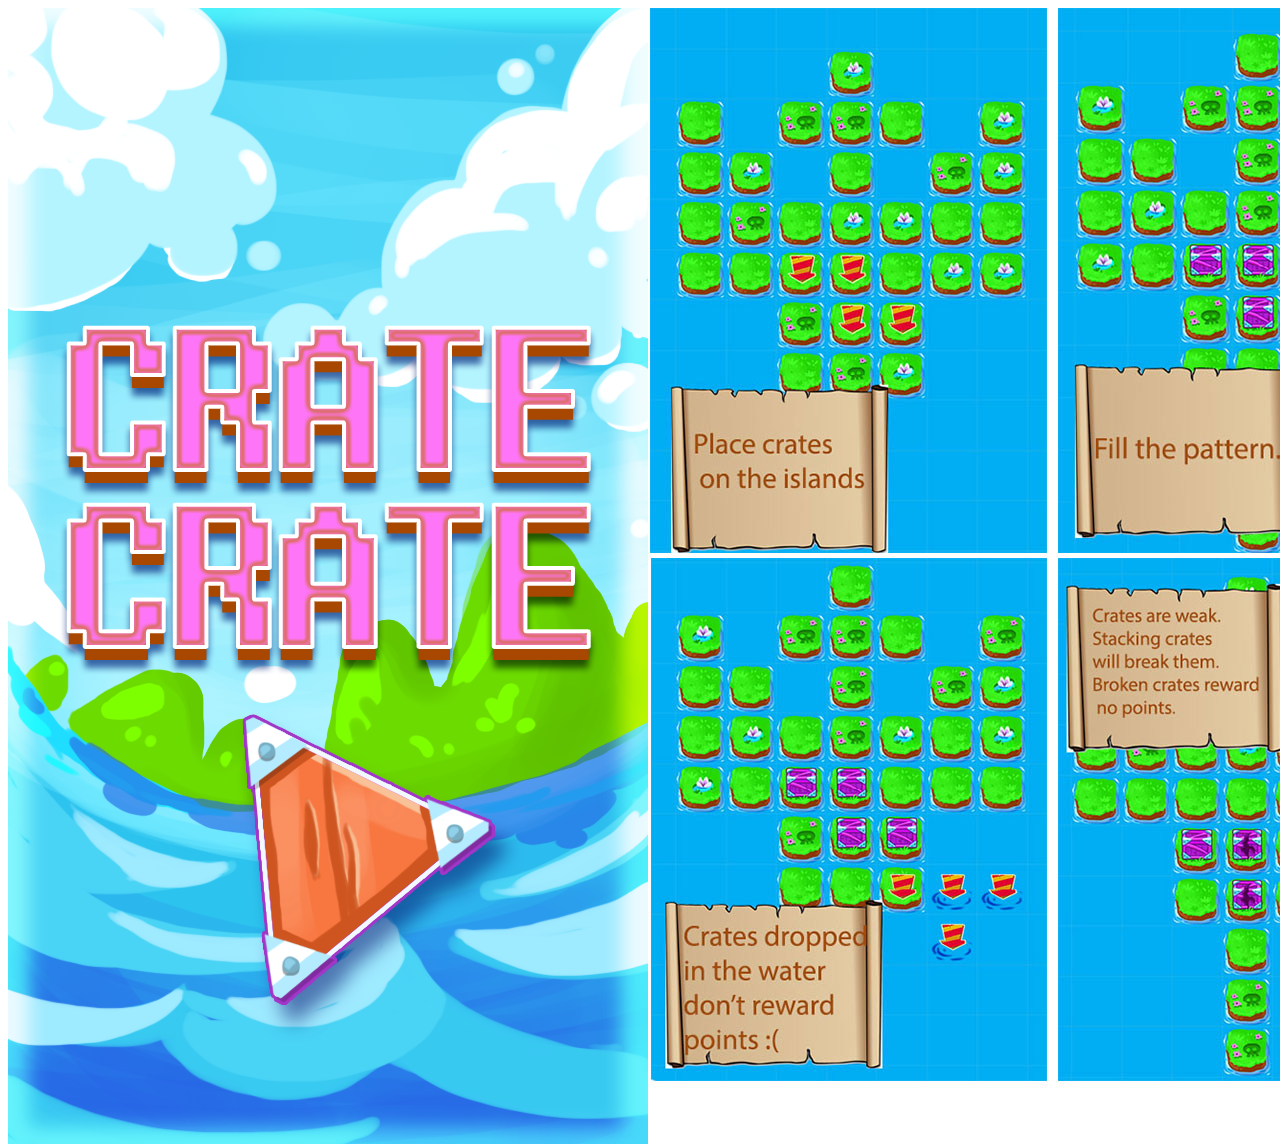
<file: romtoff/index.html>
<!DOCTYPE html>
<html>
  <head>
    <link href="css/style.css" rel="stylesheet" type="text/css">
  </head>
  <body>
    <div id="app">
      <h2>Figwheel template</h2>
      <p>Checkout your developer console.</p>
    </div>
    <div id="boo"></div>
    <div id="music"></div>
    <script src="js/compiled/romtoff.js" type="text/javascript"></script>
    <script src="js/swfobject/swfobject.js" type="text/javascript"></script>
    <script type="text/javascript">
      swfobject.embedSWF("swf/Sounds.swf", "music", "10", "10", "10.4");
    </script>
  </body>
</html>
</file>
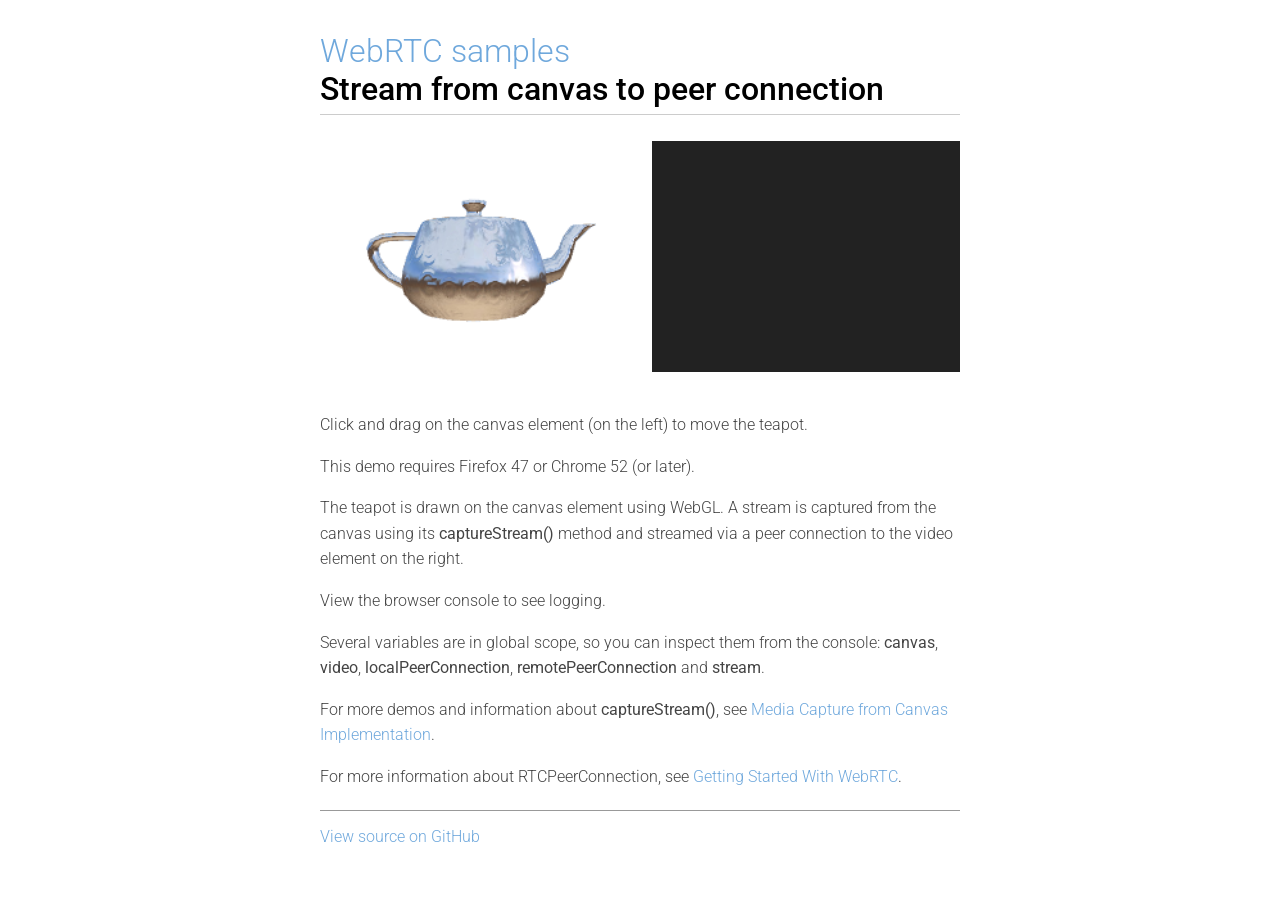
<file: spain_refugee/webrtc/src/content/capture/canvas-pc/index.html>
<!DOCTYPE html>
<!--
 *  Copyright (c) 2016 The WebRTC project authors. All Rights Reserved.
 *
 *  Use of this source code is governed by a BSD-style license
 *  that can be found in the LICENSE file in the root of the source
 *  tree.
-->
<html>
<head>

  <meta charset="utf-8">
  <meta name="description" content="WebRTC code samples">
  <meta name="viewport" content="width=device-width, user-scalable=yes, initial-scale=1, maximum-scale=1">
  <meta itemprop="description" content="Client-side WebRTC code samples">
  <meta itemprop="image" content="../../../images/webrtc-icon-192x192.png">
  <meta itemprop="name" content="WebRTC code samples">
  <meta name="mobile-web-app-capable" content="yes">
  <meta id="theme-color" name="theme-color" content="#ffffff">

  <base target="_blank">

  <title>Canvas to peer connection</title>

  <link rel="icon" sizes="192x192" href="../../../images/webrtc-icon-192x192.png">
  <link href="//fonts.googleapis.com/css?family=Roboto:300,400,500,700" rel="stylesheet" type="text/css">
  <link rel="stylesheet" href="../../../css/main.css" />
  <link rel="stylesheet" href="css/main.css" />

</head>

<body>

  <div id="container">

    <h1><a href="//webrtc.github.io/samples/" title="WebRTC samples homepage">WebRTC samples</a> <span>Stream from canvas to peer connection</span></h1>

    <canvas></canvas>
    <video autoplay></video>

    <p>Click and drag on the canvas element (on the left) to move the teapot.</p>

    <p>This demo requires Firefox 47 or Chrome 52 (or later).</p>

    <p>The teapot is drawn on the canvas element using WebGL. A stream is captured from the canvas using its <code>captureStream()</code> method and streamed via a peer connection to the video element on the right.</p>

    <p>View the browser console to see logging.</p>

    <p>Several variables are in global scope, so you can inspect them from the console: <code>canvas</code>, <code>video</code>, <code>localPeerConnection</code>, <code>remotePeerConnection</code> and <code>stream</code>.</p>

    <p>For more demos and information about <code>captureStream()</code>, see <a href="https://docs.google.com/document/d/1JmWfOtUP6ZqsYJ--U8y0OtHkBt-VyjX4N-JqIjb1t78" title="Implementation overview doc">Media Capture from Canvas Implementation</a>.</p>

    <p>For more information about RTCPeerConnection, see <a href="http://www.html5rocks.com/en/tutorials/webrtc/basics/" title="HTML5 Rocks article about WebRTC by Sam Dutton">Getting Started With WebRTC</a>.</p>

    <a href="https://github.com/webrtc/samples/tree/gh-pages/src/content/capture/canvas-pc" title="View source for this page on GitHub" id="viewSource">View source on GitHub</a>

  </div>

  <!-- Teapot code -->
  <script src="js/third_party/webgl-utils.js"></script>
  <script src="js/third_party/webgl-debug.js"></script>
  <script src="js/third_party/matrix4x4.js"></script>
  <script src="js/third_party/cameracontroller.js"></script>
  <script src="js/third_party/teapot-streams.js"></script>
  <script src="js/third_party/demo.js"></script>

  <script src="https://webrtc.github.io/adapter/adapter-latest.js"></script>
  <script src="../../../js/common.js"></script>
  <script src="js/main.js"></script>

  <script src="../../../js/lib/ga.js"></script>
</body>
</html>
</file>
<file: romtoff/css/style.css>
/* some style */
</file>
<file: spain_refugee/webrtc/src/css/main.css>
/*
 *  Copyright (c) 2015 The WebRTC project authors. All Rights Reserved.
 *
 *  Use of this source code is governed by a BSD-style license
 *  that can be found in the LICENSE file in the root of the source
 *  tree.
 */
.hidden {
  display: none;
}

.highlight {
  background-color: #eee;
  font-size: 1.2em;
  margin: 0 0 30px 0;
  padding: 0.2em 1.5em;
}
.warning {
  color: red;
  font-weight: 400;
}

div#errorMsg p {
  color: #F00;
}

body {
  font-family: 'Roboto', sans-serif;
  font-weight: 300;
}

a {
color: #6fa8dc;
font-weight: 300;
text-decoration: none;
}

a:hover {
color: #3d85c6;
text-decoration: underline;
}

a#viewSource {
display: block;
margin: 1.3em 0 0 0;
border-top: 1px solid #999;
padding: 1em 0 0 0;
}

div#links a {
display: block;
line-height: 1.3em;
margin: 0 0 1.5em 0;
}

div.outputSelector {
margin: -1.3em 0 2em 0;
}

@media screen and (min-width: 1000px) {
/* hack! to detect non-touch devices */
  div#links a {
		line-height: 0.8em;
  }
}

h1 a {
font-weight: 300;
margin: 0 10px 0 0;
white-space: nowrap;
}

audio {
max-width: 100%;
}

body {
font-family: 'Roboto', sans-serif;
margin: 0;
padding: 1em;
word-break: break-word;
}

button {
background-color: #d84a38;
border: none;
border-radius: 2px;
color: white;
font-family: 'Roboto', sans-serif;
font-size: 0.8em;
margin: 0 0 1em 0;
padding: 0.5em 0.7em 0.6em 0.7em;
}

button:active {
background-color: #cf402f;
}

button:hover {
background-color: #cf402f;
}

button[disabled] {
color: #ccc;
}

button[disabled]:hover {
background-color: #d84a38;
}

canvas {
  background-color: #ccc;
  max-width: 100%;
  width: 100%;
}

code {
font-family: 'Roboto', sans-serif;
font-weight: 400;
}

div#container {
margin: 0 auto 0 auto;
max-width: 40em;
padding: 1em 1.5em 1.3em 1.5em;
}

div#links {
	padding: 0.5em 0 0 0;
}

h1 {
border-bottom: 1px solid #ccc;
font-family: 'Roboto', sans-serif;
font-weight: 500;
margin: 0 0 0.8em 0;
padding: 0 0 0.2em 0;
}

h2 {
color: #444;
font-size: 1em;
font-weight: 500;
line-height: 1.2em;
margin: 0 0 0.8em 0;
}

h3 {
border-top: 1px solid #eee;
color: #666;
font-weight: 500;
margin: 20px 0 10px 0;
padding: 10px 0 0 0;
white-space: nowrap;
}

html {
/* avoid annoying page width change
when moving from the home page */
overflow-y: scroll;
}

img {
border: none;
max-width: 100%;
}

input[type=radio] {
position: relative;
top: -1px;
}

p {
color: #444;
font-weight: 300;
line-height: 1.6em;
}

p#data {
border-top: 1px dotted #666;
font-family: Courier New, monospace;
line-height: 1.3em;
max-height: 1000px;
overflow-y: auto;
padding: 1em 0 0 0;
}

p.borderBelow {
border-bottom: 1px solid #aaa;
padding: 0 0 20px 0;
}

section p:last-of-type {
margin: 0;
}

section {
  border-bottom: 1px solid #eee;
  margin: 0 0 30px 0;
  padding: 0 0 20px 0;
}

section:last-of-type {
  border-bottom: none;
  padding: 0 0 1em 0;
}

select {
  margin: 0 1em 1em 0;
  position: relative;
  top: -1px;
}

h1 span {
  white-space: nowrap;
}

strong {
  font-weight: 500;
}

textarea {
  font-family: 'Roboto', sans-serif;
}

video {
  background: #222;
  margin: 0 0 20px 0;
  width: 100%;
}

@media screen and (max-width: 650px) {
  .highlight {
    font-size: 1em;
    margin: 0 0 20px 0;
    padding: 0.2em 1em;
  }
  h1 {
    font-size: 24px;
  }
}

@media screen and (max-width: 550px) {
  button:active {
    background-color: darkRed;
  }
  h1 {
    font-size: 22px;
  }
}

@media screen and (max-width: 450px) {
  h1 {
    font-size: 20px;
  }
}
</file>
<file: spain_refugee/webrtc/src/content/capture/canvas-pc/css/main.css>
/*
*  Copyright (c) 2016 The WebRTC project authors. All Rights Reserved.
*
*  Use of this source code is governed by a BSD-style license
*  that can be found in the LICENSE file in the root of the source
*  tree.
*/

canvas {
  background-color: #ccc;
  height: 231px;
  margin: 0 20px 0 0;
  vertical-align: top;
  width: calc(50% - 12px);
}

video {
  height: 231px;
  margin: 0 0 20px 0;
  object-fit: cover;
  width: calc(50% - 12px);
}

@media screen and (max-width: 400px) {
  canvas {
    margin: 0 10px 0 0;
    width: calc(50% - 7px);
  }
  video {
    margin: 0 0 20px 0;
    width: calc(50% - 7px);
  }
}

@media screen and (max-width: 700px) {
  canvas {
    border: 1px solid #ccc;
    width: calc(50% - 14px);
  }
  video {
    object-fit: inherit;
  }
}
</file>
